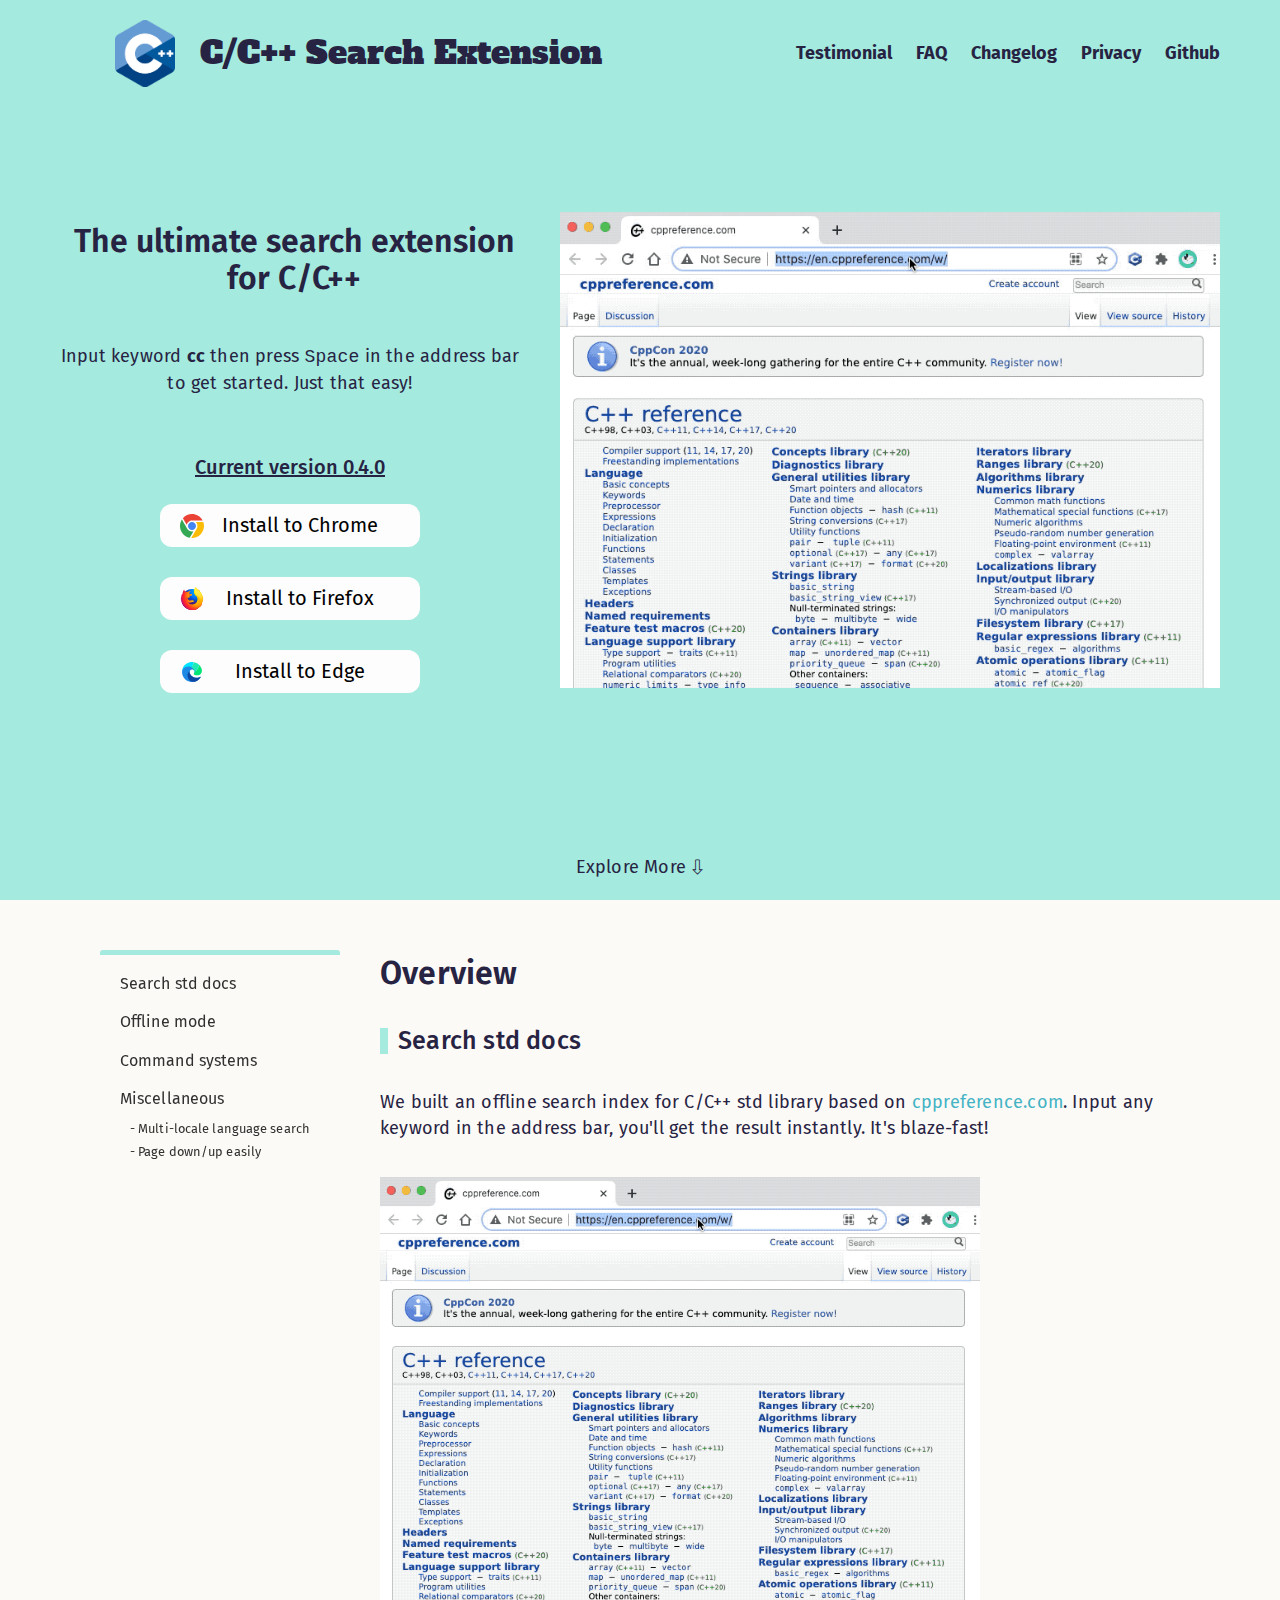
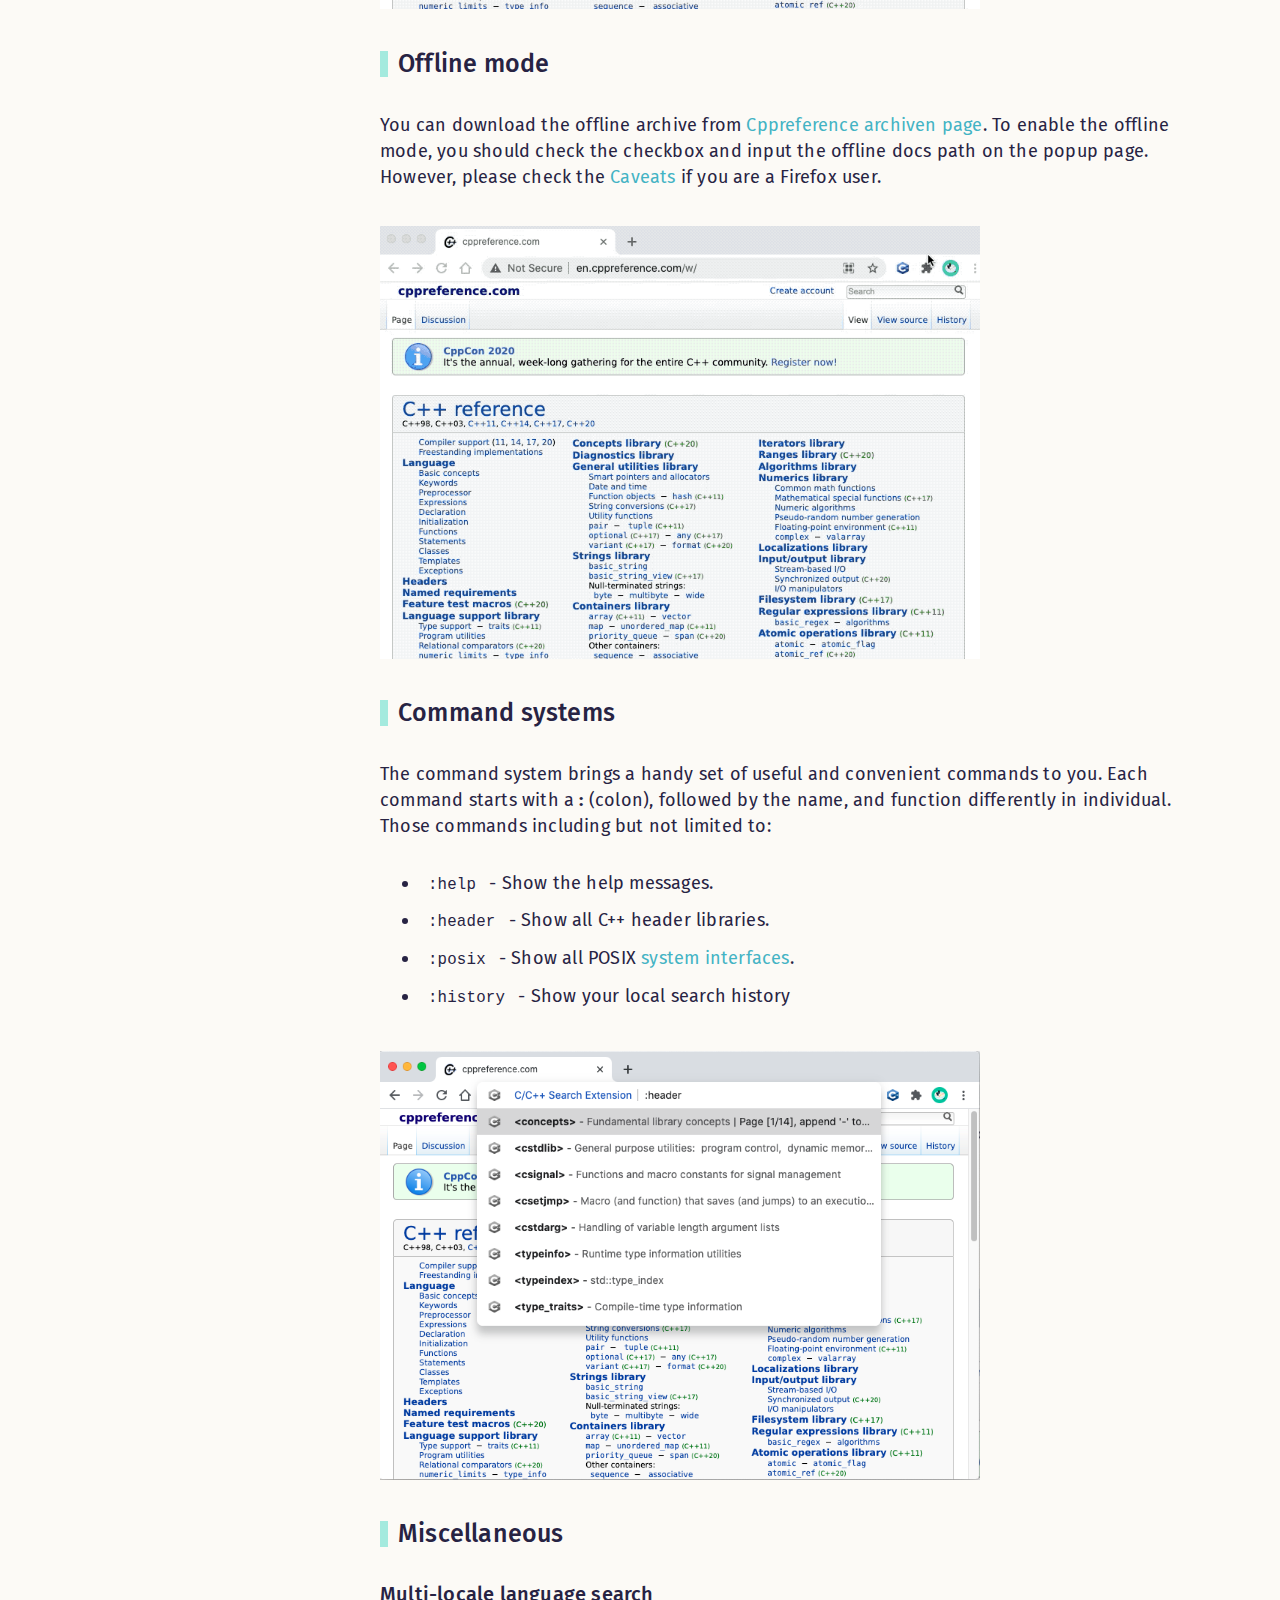
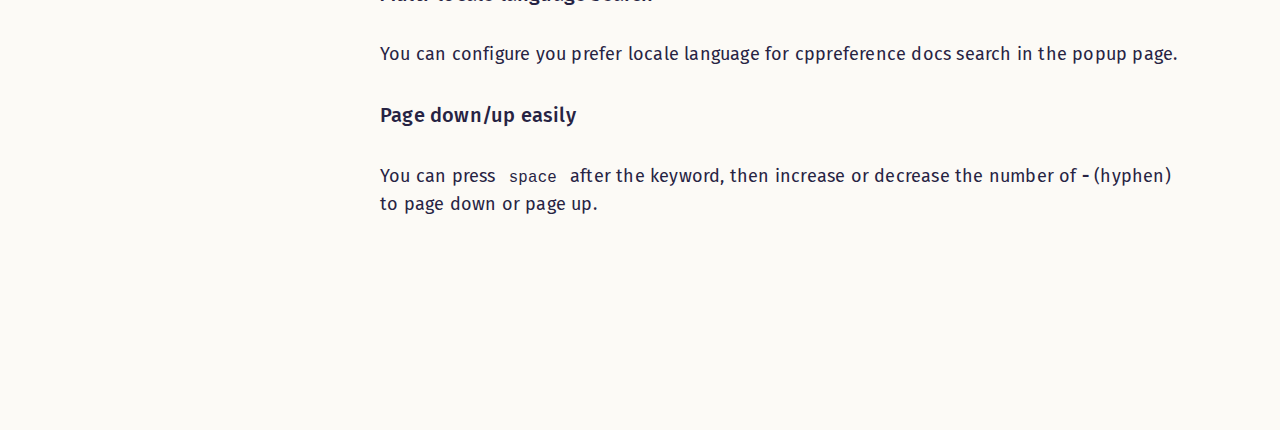
<file: index.html>
<!DOCTYPE html>
<html lang="en">

<head>
    <meta charset="UTF-8">
    <title></title>
    <meta name="viewport" content="width=device-width, initial-scale=1, shrink-to-fit=no">
    
    <link rel="icon" type="image/png" href="/favicon.ico">
    
    <style>
    :root {
        /* Primary theme color */
        /*--primary-color: #f95775;*/
        --primary-color: #a4eade;
        /* Primary theme text color */
        --primary-text-color: #272343;
        /* Primary theme link color */
        --primary-link-color: #43b3c4;
        /* Secondary color: the background body color */
        --secondary-color: #fcfaf6;
        --secondary-text-color: #303030;
        --toc-highlight-text-color: #1dcbc3;

        /* Font used for headers (h1 & h2) */
        --header-font-family: "Fira Sans", sans-serif;
        /* Font used for text */
        --text-font-family: "Fira Sans", sans-serif;
    }
</style>
    
    <link href="https://fonts.googleapis.com/css?family=Alfa+Slab+One&display=swap" rel="stylesheet">
    <link href="https://fonts.googleapis.com/css?family=Fira+Sans:400,500,600&display=swap" rel="stylesheet">
    
    <link rel="stylesheet" href="/normalize.css">
    <link rel="stylesheet" href="/juice.css">
    
<meta name="keywords"
      content="c, c++, c/c++, cpp, cplusplus, cppreference, docs, search extension">
<meta itemprop="name"
      content="C&#x2F;C++ Search Extension: The ultimate search extension for C&#x2F;C++">
<meta itemprop="description"
      content="Input keyword cc then press Space in the address bar to get started. Just that easy!">
<meta itemprop="image" content="https://cpp.extension.sh/banner.png">

<meta property="og:url" content="https://cpp.extension.sh">
<meta property="og:type" content="website">
<meta property="og:title"
      content="C&#x2F;C++ Search Extension: The ultimate search extension for C&#x2F;C++">
<meta property="og:description"
      content="Input keyword cc then press Space in the address bar to get started. Just that easy!">
<meta property="og:image" content="https://cpp.extension.sh/banner.png">

<meta name="twitter:card" content="summary_large_image">
<meta name="twitter:site" content="@_huhuio">
<meta name="twitter:creator" content="@_huhuio">
<meta name="twitter:title"
      content="C&#x2F;C++ Search Extension: The ultimate search extension for C&#x2F;C++">
<meta name="twitter:description"
      content="Input keyword cc then press Space in the address bar to get started. Just that easy!">
<meta name="twitter:image" content="https://cpp.extension.sh/banner.png">
<link rel="stylesheet" href="/index.css">
<link rel="stylesheet" href="/carbon.css">

</head>

<body>
    

    <header class="pos-absolute" style="background-color: transparent">
        

<a href="/">
    <div class="logo">
        <img src="/logo.png" alt="logo">
        C&#x2F;C++ Search Extension
    </div>
</a>

<nav>
    
    
    
    <a class="nav-item subtitle-text" href="/testimonial/">Testimonial</a>
    
    
    
    
    <a class="nav-item subtitle-text" href="/faq/">FAQ</a>
    
    
    
    
    <a class="nav-item subtitle-text" href="/changelog/">Changelog</a>
    
    
    
    
    <a class="nav-item subtitle-text" href="/privacy/">Privacy</a>
    
    
    
        
        <a class="nav-item subtitle-text" href="https://github.com/huhu/cpp-search-extension">Github</a>
        
    
</nav>

    </header>

    <div class="hero">
        
<section style="padding:10px">
    <h1 class="text-center heading-text">
        The ultimate search extension for C/C++
    </h1>
    <h3 class="text" style="text-align: center;">
        Input keyword <b>cc</b> then press
        <code>Space</code> in the address bar
        to get started. Just that easy!
    </h3>
    <div style="margin-top: 50px; display: flex; flex-direction: column; align-items: center">
        <a class="subtitle-text" style="text-decoration: underline; margin: 10px"
           href="https://github.com/huhu/cpp-search-extension/releases">
            Current version 0.4.0
        </a>
        <a class="btn-download chrome"
           href="https://chrome.google.com/webstore/detail/cc++-search-extension/ifpcmhciihicaljnhgobnhoehoabidhd"
           target="_blank">
            Install to Chrome
        </a>
        <a class="btn-download firefox" href="https://addons.mozilla.org/en-US/firefox/addon/c-c-search-extension/"
           target="_blank">
            Install to Firefox
        </a>
        <a class="btn-download edg"
           href="https://microsoftedge.microsoft.com/addons/detail/ffajabficigcddnckikojejmkammkmpe"
           target="_blank">
            Install to Edge
        </a>
    </div>
</section>
<img class="demonstration-gif" src="/cpp-search-extension.gif" alt="cpp-search-extension">
<div class="explore-more text"
     onclick="document.getElementById('features').scrollIntoView({behavior: 'smooth'})">
    Explore More ⇩
</div>
<script>
    function mobilizeDownloadButton() {
        let navigator = window.navigator.userAgent.toLocaleLowerCase();
        if (window.innerWidth < 768) {
            document.querySelectorAll('.btn-download').forEach((element) => {
                element.classList.add('hide');
            });
            let target = ['firefox', 'edg'].find(item => navigator.includes(item)) || 'chrome';
            document.querySelector(`.${target}`).classList.remove('hide');
        } else {
            document.querySelectorAll('.btn-download').forEach((element) => {
                element.classList.remove('hide');
            });
        }
    }
    mobilizeDownloadButton();
    window.onresize = function () { mobilizeDownloadButton() };
</script>

    </div>

    

    <main>
        
        
        
        
        
        <div class="toc">
            <div class="toc-sticky">
                
                <div class="toc-item">
                    <a class="subtext" href="/#search-std-docs">Search std docs</a>
                </div>
                
                
                <div class="toc-item">
                    <a class="subtext" href="/#offline-mode">Offline mode</a>
                </div>
                
                
                <div class="toc-item">
                    <a class="subtext" href="/#command-systems">Command systems</a>
                </div>
                
                
                <div class="toc-item">
                    <a class="subtext" href="/#miscellaneous">Miscellaneous</a>
                </div>
                
                
                <div class="toc-item-child">
                    <a class="subtext" href="/#multi-locale-language-search"><small>- Multi-locale language search</small></a>
                </div>
                
                <div class="toc-item-child">
                    <a class="subtext" href="/#page-down-up-easily"><small>- Page down&#x2F;up easily</small></a>
                </div>
                
                
                
            </div>
        </div>
        
        

        <div class="content text">
            
            <div id="features" class="heading-text">Overview</div>
            <h1 id="search-std-docs">Search std docs</h1>
<p>We built an offline search index for C/C++ std library based on <a href="https://en.cppreference.com/w/">cppreference.com</a>.
Input any keyword in the address bar, you'll get the result instantly. It's blaze-fast!</p>
<p><img src="/cpp-search-extension.gif" alt="GIF" /></p>
<h1 id="offline-mode">Offline mode</h1>
<p>You can download the offline archive from <a href="https://en.cppreference.com/w/Cppreference:Archives">Cppreference archiven page</a>.
To enable the offline mode, you should check the checkbox and input the offline docs path on the popup page.
However, please check the <a href="/faq/#caveats">Caveats</a> if you are a Firefox user.</p>
<p><img src="/offline-mode.gif" alt="GIF" /></p>
<h1 id="command-systems">Command systems</h1>
<p>The command system brings a handy set of useful and convenient commands to you. Each command starts with a <strong>:</strong> (colon), followed by the name, and function differently in individual. Those commands including but not limited to:</p>
<ul>
<li><code>:help</code> - Show the help messages.</li>
<li><code>:header</code> - Show all C++ header libraries.</li>
<li><code>:posix</code> - Show all POSIX <a href="https://pubs.opengroup.org/onlinepubs/9699919799/functions/contents.html">system interfaces</a>.</li>
<li><code>:history</code> - Show your local search history</li>
</ul>
<p><img src="/commands.png" alt="GIF" /></p>
<h1 id="miscellaneous">Miscellaneous</h1>
<h2 id="multi-locale-language-search">Multi-locale language search</h2>
<p>You can configure you prefer locale language for cppreference docs search in the popup page.</p>
<h2 id="page-down-up-easily">Page down/up easily</h2>
<p>You can press <code>space</code> after the keyword, then increase or decrease the number of <strong>-</strong> (hyphen) to page down or page up.</p>

            
        </div>

        
<div class="sidebar">
    <script async type="text/javascript" src="//cdn.carbonads.com/carbon.js?serve=CEBIL27E&placement=extensionsh" id="_carbonads_js"></script>
</div>

    </main>

    
<iframe id="footer" src="https://huhu.io/extension-footer.html"
        style="display:block;width:100%;border:none;"></iframe>
<script>
    window.onmessage = e => {
        e.data.hasOwnProperty("frameHeight") && (document.getElementById("footer").style.height = `${e.data.frameHeight}px`)
    }
</script>

</body>
<script>
    const scrollHandler = entries => {
        // Find the first entry which intersecting and ratio > 0.9 to highlight.
        let entry = entries.find(entry => {
            return entry.isIntersecting && entry.intersectionRatio > 0.9;
        });
        if (!entry) return;

        document.querySelectorAll(".toc a").forEach((item) => {
            item.classList.remove("active");
        });

        // let url = new URL(`#${entry.target.id}`);
        let link = document.querySelector(`.toc a[href$="${decodeURIComponent(`#${entry.target.id}`)}"]`)
        if (link) {
            link.classList.add("active");
            link.scrollIntoView({ behavior: "auto", block: "nearest" });
        }
    };
    // Set -100px root margin to improve highlight experience.
    const observer = new IntersectionObserver(scrollHandler, { threshold: 1 });
    let items = document.querySelectorAll('h1,h2,h3,h4,h5,h6');
    items.forEach(item => observer.observe(item));
</script>

</html>
</file>
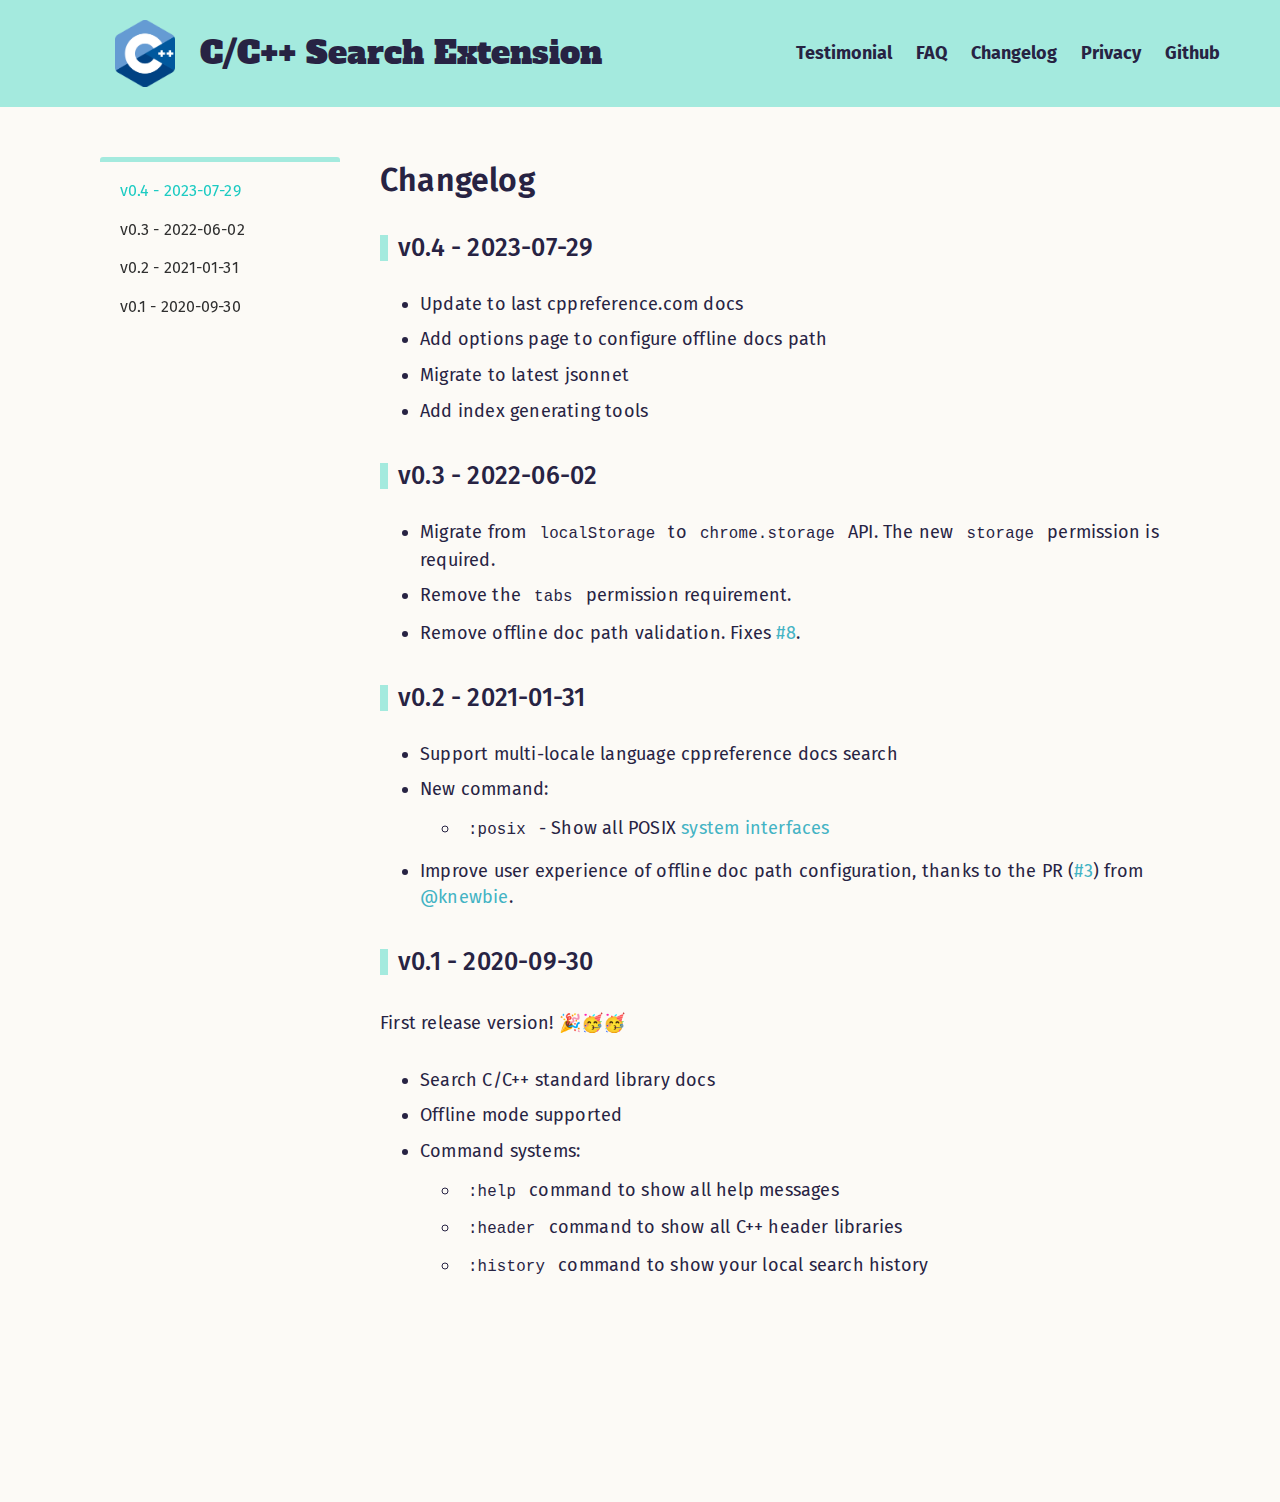
<file: changelog/index.html>
<!DOCTYPE html>
<html lang="en">

<head>
    <meta charset="UTF-8">
    <title>Changelog |  </title>
    <meta name="viewport" content="width=device-width, initial-scale=1, shrink-to-fit=no">
    
    <link rel="icon" type="image/png" href="/favicon.ico">
    
    <style>
    :root {
        /* Primary theme color */
        /*--primary-color: #f95775;*/
        --primary-color: #a4eade;
        /* Primary theme text color */
        --primary-text-color: #272343;
        /* Primary theme link color */
        --primary-link-color: #43b3c4;
        /* Secondary color: the background body color */
        --secondary-color: #fcfaf6;
        --secondary-text-color: #303030;
        --toc-highlight-text-color: #1dcbc3;

        /* Font used for headers (h1 & h2) */
        --header-font-family: "Fira Sans", sans-serif;
        /* Font used for text */
        --text-font-family: "Fira Sans", sans-serif;
    }
</style>
    
    <link href="https://fonts.googleapis.com/css?family=Alfa+Slab+One&display=swap" rel="stylesheet">
    <link href="https://fonts.googleapis.com/css?family=Fira+Sans:400,500,600&display=swap" rel="stylesheet">
    
    <link rel="stylesheet" href="/normalize.css">
    <link rel="stylesheet" href="/juice.css">
    
<meta name="keywords"
      content="c, c++, c/c++, cpp, cplusplus, cppreference, docs, search extension">
<meta itemprop="name"
      content="C&#x2F;C++ Search Extension: The ultimate search extension for C&#x2F;C++">
<meta itemprop="description"
      content="Input keyword cc then press Space in the address bar to get started. Just that easy!">
<meta itemprop="image" content="https://cpp.extension.sh/banner.png">

<meta property="og:url" content="https://cpp.extension.sh">
<meta property="og:type" content="website">
<meta property="og:title"
      content="C&#x2F;C++ Search Extension: The ultimate search extension for C&#x2F;C++">
<meta property="og:description"
      content="Input keyword cc then press Space in the address bar to get started. Just that easy!">
<meta property="og:image" content="https://cpp.extension.sh/banner.png">

<meta name="twitter:card" content="summary_large_image">
<meta name="twitter:site" content="@_huhuio">
<meta name="twitter:creator" content="@_huhuio">
<meta name="twitter:title"
      content="C&#x2F;C++ Search Extension: The ultimate search extension for C&#x2F;C++">
<meta name="twitter:description"
      content="Input keyword cc then press Space in the address bar to get started. Just that easy!">
<meta name="twitter:image" content="https://cpp.extension.sh/banner.png">
<link rel="stylesheet" href="/index.css">
<link rel="stylesheet" href="/carbon.css">

</head>

<body>
    
<header class="box-shadow">
    

<a href="/">
    <div class="logo">
        <img src="/logo.png" alt="logo">
        C&#x2F;C++ Search Extension
    </div>
</a>

<nav>
    
    
    
    <a class="nav-item subtitle-text" href="/testimonial/">Testimonial</a>
    
    
    
    
    <a class="nav-item subtitle-text" href="/faq/">FAQ</a>
    
    
    
    
    <a class="nav-item subtitle-text" href="/changelog/">Changelog</a>
    
    
    
    
    <a class="nav-item subtitle-text" href="/privacy/">Privacy</a>
    
    
    
        
        <a class="nav-item subtitle-text" href="https://github.com/huhu/cpp-search-extension">Github</a>
        
    
</nav>

</header>


    <main>
        
        
        
        
        
        <div class="toc">
            <div class="toc-sticky">
                
                <div class="toc-item">
                    <a class="subtext" href="/changelog/#v0-4-2023-07-29">v0.4 - 2023-07-29</a>
                </div>
                
                
                <div class="toc-item">
                    <a class="subtext" href="/changelog/#v0-3-2022-06-02">v0.3 - 2022-06-02</a>
                </div>
                
                
                <div class="toc-item">
                    <a class="subtext" href="/changelog/#v0-2-2021-01-31">v0.2 - 2021-01-31</a>
                </div>
                
                
                <div class="toc-item">
                    <a class="subtext" href="/changelog/#v0-1-2020-09-30">v0.1 - 2020-09-30</a>
                </div>
                
                
            </div>
        </div>
        
        

        <div class="content text">
            
<div class="heading-text">Changelog</div>
<h1 id="v0-4-2023-07-29">v0.4 - 2023-07-29</h1>
<ul>
<li>Update to last cppreference.com docs</li>
<li>Add options page to configure offline docs path</li>
<li>Migrate to latest jsonnet</li>
<li>Add index generating tools</li>
</ul>
<h1 id="v0-3-2022-06-02">v0.3 - 2022-06-02</h1>
<ul>
<li>Migrate from <code>localStorage</code> to <code>chrome.storage</code> API. The new <code>storage</code> permission is required.</li>
<li>Remove the <code>tabs</code> permission requirement.</li>
<li>Remove offline doc path validation. Fixes <a href="https:&#x2F;&#x2F;github.com&#x2F;huhu&#x2F;cpp-search-extension/issues/8">#8</a>.</li>
</ul>
<h1 id="v0-2-2021-01-31">v0.2 - 2021-01-31</h1>
<ul>
<li>Support multi-locale language cppreference docs search</li>
<li>New command:
<ul>
<li><code>:posix</code> - Show all POSIX <a href="https://pubs.opengroup.org/onlinepubs/9699919799/functions/contents.html">system interfaces</a></li>
</ul>
</li>
<li>Improve user experience of offline doc path configuration, thanks to the PR (<a href="https://github.com/huhu/cpp-search-extension/pull/3">#3</a>) from <a href="https://github.com/knewbie">@knewbie</a>.</li>
</ul>
<h1 id="v0-1-2020-09-30">v0.1 - 2020-09-30</h1>
<p>First release version! 🎉🥳🥳</p>
<ul>
<li>Search C/C++ standard library docs</li>
<li>Offline mode supported</li>
<li>Command systems:
<ul>
<li><code>:help</code> command to show all help messages</li>
<li><code>:header</code> command to show all C++ header libraries</li>
<li><code>:history</code> command to show your local search history</li>
</ul>
</li>
</ul>


        </div>

        
<div class="sidebar">
    <script async type="text/javascript" src="//cdn.carbonads.com/carbon.js?serve=CEBIL27E&placement=extensionsh" id="_carbonads_js"></script>
</div>

    </main>

    
<iframe id="footer" src="https://huhu.io/extension-footer.html"
        style="display:block;width:100%;border:none;"></iframe>
<script>
    window.onmessage = e => {
        e.data.hasOwnProperty("frameHeight") && (document.getElementById("footer").style.height = `${e.data.frameHeight}px`)
    }
</script>

</body>
<script>
    const scrollHandler = entries => {
        // Find the first entry which intersecting and ratio > 0.9 to highlight.
        let entry = entries.find(entry => {
            return entry.isIntersecting && entry.intersectionRatio > 0.9;
        });
        if (!entry) return;

        document.querySelectorAll(".toc a").forEach((item) => {
            item.classList.remove("active");
        });

        // let url = new URL(`#${entry.target.id}`);
        let link = document.querySelector(`.toc a[href$="${decodeURIComponent(`#${entry.target.id}`)}"]`)
        if (link) {
            link.classList.add("active");
            link.scrollIntoView({ behavior: "auto", block: "nearest" });
        }
    };
    // Set -100px root margin to improve highlight experience.
    const observer = new IntersectionObserver(scrollHandler, { threshold: 1 });
    let items = document.querySelectorAll('h1,h2,h3,h4,h5,h6');
    items.forEach(item => observer.observe(item));
</script>

</html>
</file>
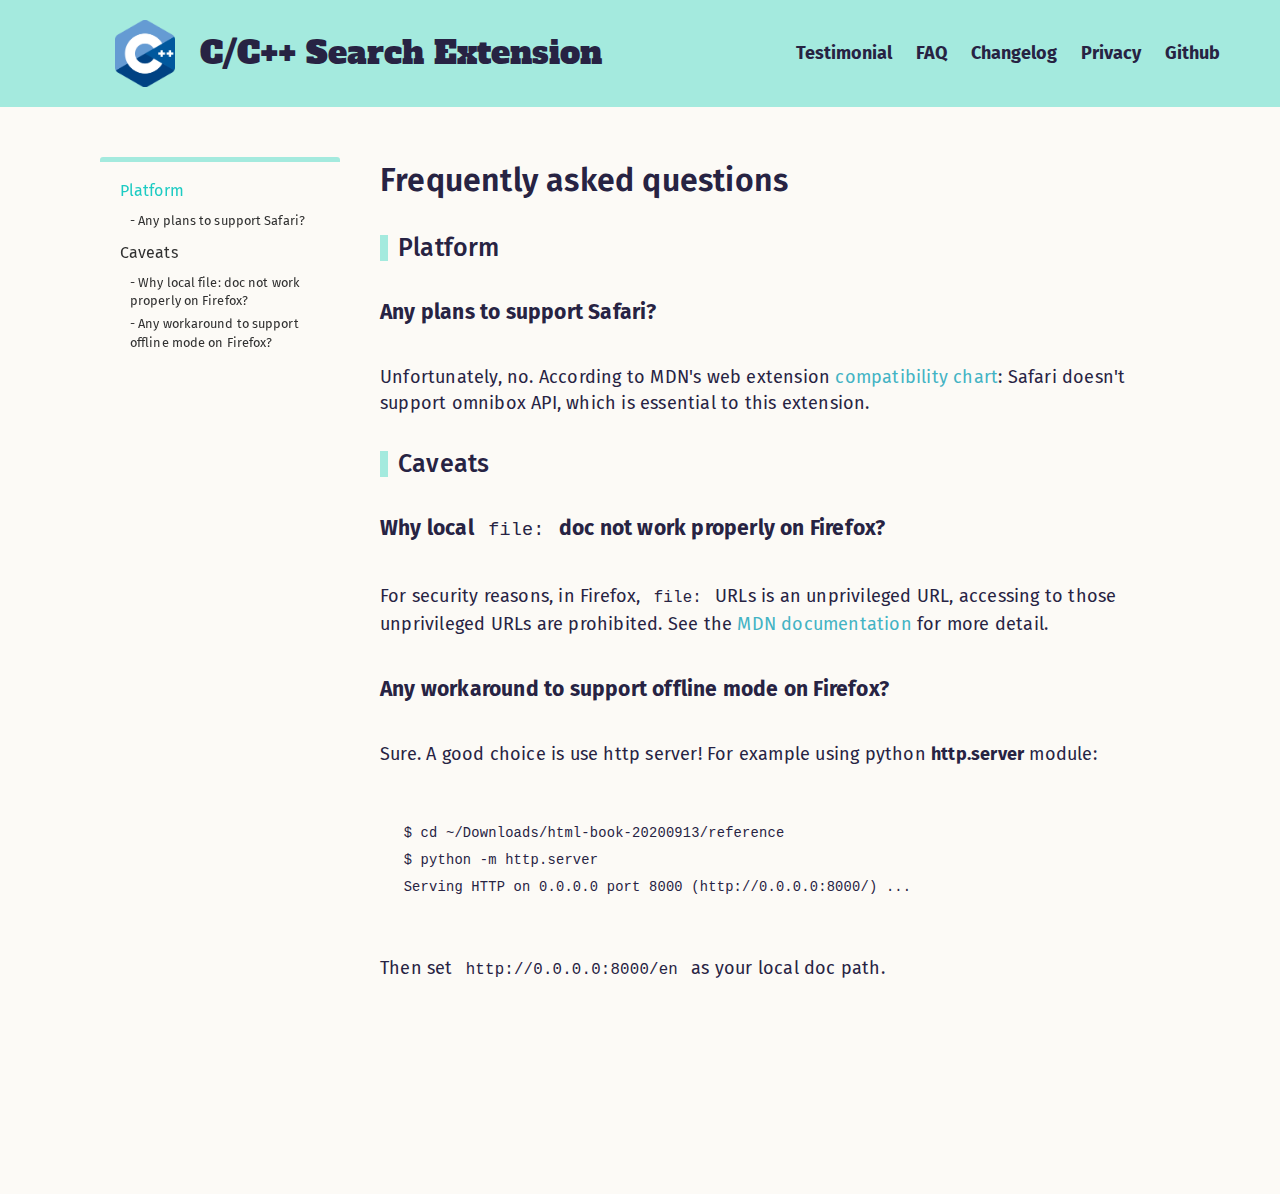
<file: faq/index.html>
<!DOCTYPE html>
<html lang="en">

<head>
    <meta charset="UTF-8">
    <title>FAQ |  </title>
    <meta name="viewport" content="width=device-width, initial-scale=1, shrink-to-fit=no">
    
    <link rel="icon" type="image/png" href="/favicon.ico">
    
    <style>
    :root {
        /* Primary theme color */
        /*--primary-color: #f95775;*/
        --primary-color: #a4eade;
        /* Primary theme text color */
        --primary-text-color: #272343;
        /* Primary theme link color */
        --primary-link-color: #43b3c4;
        /* Secondary color: the background body color */
        --secondary-color: #fcfaf6;
        --secondary-text-color: #303030;
        --toc-highlight-text-color: #1dcbc3;

        /* Font used for headers (h1 & h2) */
        --header-font-family: "Fira Sans", sans-serif;
        /* Font used for text */
        --text-font-family: "Fira Sans", sans-serif;
    }
</style>
    
    <link href="https://fonts.googleapis.com/css?family=Alfa+Slab+One&display=swap" rel="stylesheet">
    <link href="https://fonts.googleapis.com/css?family=Fira+Sans:400,500,600&display=swap" rel="stylesheet">
    
    <link rel="stylesheet" href="/normalize.css">
    <link rel="stylesheet" href="/juice.css">
    
<meta name="keywords"
      content="c, c++, c/c++, cpp, cplusplus, cppreference, docs, search extension">
<meta itemprop="name"
      content="C&#x2F;C++ Search Extension: The ultimate search extension for C&#x2F;C++">
<meta itemprop="description"
      content="Input keyword cc then press Space in the address bar to get started. Just that easy!">
<meta itemprop="image" content="https://cpp.extension.sh/banner.png">

<meta property="og:url" content="https://cpp.extension.sh">
<meta property="og:type" content="website">
<meta property="og:title"
      content="C&#x2F;C++ Search Extension: The ultimate search extension for C&#x2F;C++">
<meta property="og:description"
      content="Input keyword cc then press Space in the address bar to get started. Just that easy!">
<meta property="og:image" content="https://cpp.extension.sh/banner.png">

<meta name="twitter:card" content="summary_large_image">
<meta name="twitter:site" content="@_huhuio">
<meta name="twitter:creator" content="@_huhuio">
<meta name="twitter:title"
      content="C&#x2F;C++ Search Extension: The ultimate search extension for C&#x2F;C++">
<meta name="twitter:description"
      content="Input keyword cc then press Space in the address bar to get started. Just that easy!">
<meta name="twitter:image" content="https://cpp.extension.sh/banner.png">
<link rel="stylesheet" href="/index.css">
<link rel="stylesheet" href="/carbon.css">

</head>

<body>
    
<header class="box-shadow">
    

<a href="/">
    <div class="logo">
        <img src="/logo.png" alt="logo">
        C&#x2F;C++ Search Extension
    </div>
</a>

<nav>
    
    
    
    <a class="nav-item subtitle-text" href="/testimonial/">Testimonial</a>
    
    
    
    
    <a class="nav-item subtitle-text" href="/faq/">FAQ</a>
    
    
    
    
    <a class="nav-item subtitle-text" href="/changelog/">Changelog</a>
    
    
    
    
    <a class="nav-item subtitle-text" href="/privacy/">Privacy</a>
    
    
    
        
        <a class="nav-item subtitle-text" href="https://github.com/huhu/cpp-search-extension">Github</a>
        
    
</nav>

</header>


    <main>
        
        
        
        
        
        <div class="toc">
            <div class="toc-sticky">
                
                <div class="toc-item">
                    <a class="subtext" href="/faq/#platform">Platform</a>
                </div>
                
                
                <div class="toc-item-child">
                    <a class="subtext" href="/faq/#any-plans-to-support-safari"><small>- Any plans to support Safari?</small></a>
                </div>
                
                
                
                <div class="toc-item">
                    <a class="subtext" href="/faq/#caveats">Caveats</a>
                </div>
                
                
                <div class="toc-item-child">
                    <a class="subtext" href="/faq/#why-local-file-doc-not-work-properly-on-firefox"><small>- Why local file: doc not work properly on Firefox?</small></a>
                </div>
                
                <div class="toc-item-child">
                    <a class="subtext" href="/faq/#any-workaround-to-support-offline-mode-on-firefox"><small>- Any workaround to support offline mode on Firefox?</small></a>
                </div>
                
                
                
            </div>
        </div>
        
        

        <div class="content text">
            
<div class="heading-text">Frequently asked questions</div>
<h1 id="platform">Platform</h1>
<h3 id="any-plans-to-support-safari">Any plans to support Safari?</h3>
<p>Unfortunately, no. According to MDN's web extension <a href="https://developer.mozilla.org/en-US/docs/Mozilla/Add-ons/WebExtensions/Browser_support_for_JavaScript_APIs#omnibox">compatibility chart</a>:
Safari doesn't support omnibox API, which is essential to this extension.</p>
<h1 id="caveats">Caveats</h1>
<h3 id="why-local-file-doc-not-work-properly-on-firefox">Why local <code>file:</code> doc not work properly on Firefox?</h3>
<p>For security reasons, in Firefox, <code>file:</code> URLs is an unprivileged URL, accessing to those unprivileged URLs are prohibited. 
See the <a href="https://developer.mozilla.org/en-US/docs/Mozilla/Add-ons/WebExtensions/API/tabs/create">MDN documentation</a> for more detail.</p>
<h3 id="any-workaround-to-support-offline-mode-on-firefox">Any workaround to support offline mode on Firefox?</h3>
<p>Sure. A good choice is use http server! For example using python <strong>http.server</strong> module:</p>
<pre data-lang="sh" class="language-sh "><code class="language-sh" data-lang="sh">$ cd ~&#x2F;Downloads&#x2F;html-book-20200913&#x2F;reference
$ python -m http.server
Serving HTTP on 0.0.0.0 port 8000 (http:&#x2F;&#x2F;0.0.0.0:8000&#x2F;) ...
</code></pre>
<p>Then set <code>http://0.0.0.0:8000/en</code> as your local doc path.</p>


        </div>

        
<div class="sidebar">
    <script async type="text/javascript" src="//cdn.carbonads.com/carbon.js?serve=CEBIL27E&placement=extensionsh" id="_carbonads_js"></script>
</div>

    </main>

    
<iframe id="footer" src="https://huhu.io/extension-footer.html"
        style="display:block;width:100%;border:none;"></iframe>
<script>
    window.onmessage = e => {
        e.data.hasOwnProperty("frameHeight") && (document.getElementById("footer").style.height = `${e.data.frameHeight}px`)
    }
</script>

</body>
<script>
    const scrollHandler = entries => {
        // Find the first entry which intersecting and ratio > 0.9 to highlight.
        let entry = entries.find(entry => {
            return entry.isIntersecting && entry.intersectionRatio > 0.9;
        });
        if (!entry) return;

        document.querySelectorAll(".toc a").forEach((item) => {
            item.classList.remove("active");
        });

        // let url = new URL(`#${entry.target.id}`);
        let link = document.querySelector(`.toc a[href$="${decodeURIComponent(`#${entry.target.id}`)}"]`)
        if (link) {
            link.classList.add("active");
            link.scrollIntoView({ behavior: "auto", block: "nearest" });
        }
    };
    // Set -100px root margin to improve highlight experience.
    const observer = new IntersectionObserver(scrollHandler, { threshold: 1 });
    let items = document.querySelectorAll('h1,h2,h3,h4,h5,h6');
    items.forEach(item => observer.observe(item));
</script>

</html>
</file>
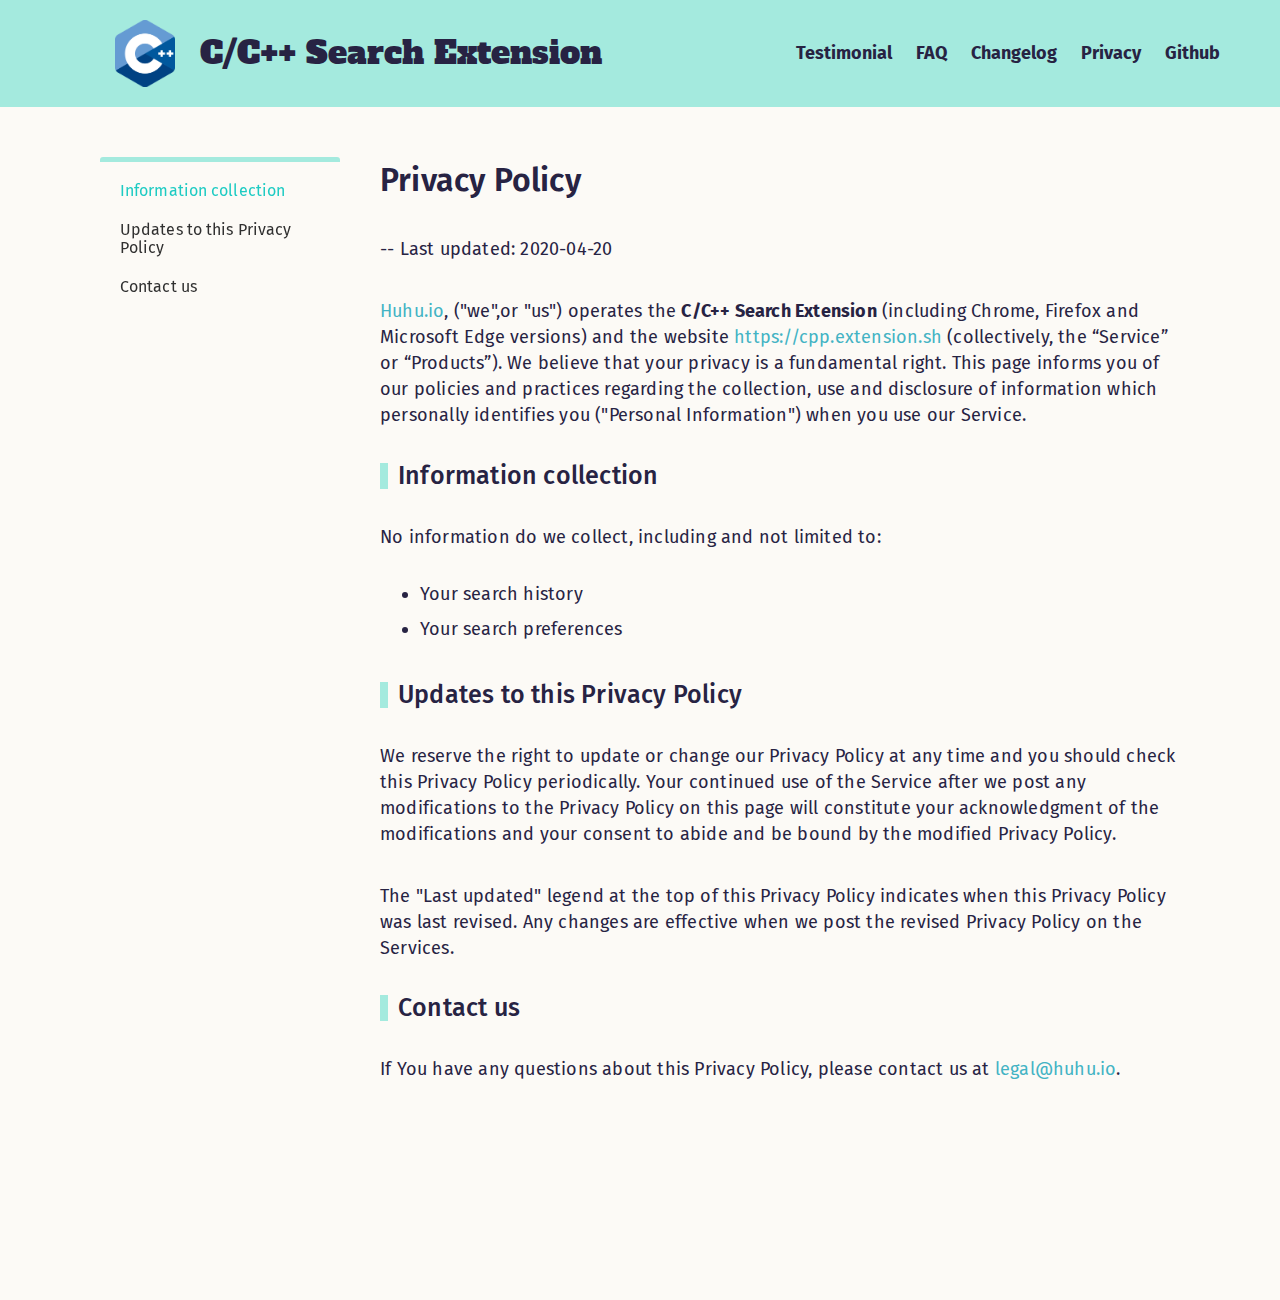
<file: privacy/index.html>
<!DOCTYPE html>
<html lang="en">

<head>
    <meta charset="UTF-8">
    <title>Privacy |  </title>
    <meta name="viewport" content="width=device-width, initial-scale=1, shrink-to-fit=no">
    
    <link rel="icon" type="image/png" href="/favicon.ico">
    
    <style>
    :root {
        /* Primary theme color */
        /*--primary-color: #f95775;*/
        --primary-color: #a4eade;
        /* Primary theme text color */
        --primary-text-color: #272343;
        /* Primary theme link color */
        --primary-link-color: #43b3c4;
        /* Secondary color: the background body color */
        --secondary-color: #fcfaf6;
        --secondary-text-color: #303030;
        --toc-highlight-text-color: #1dcbc3;

        /* Font used for headers (h1 & h2) */
        --header-font-family: "Fira Sans", sans-serif;
        /* Font used for text */
        --text-font-family: "Fira Sans", sans-serif;
    }
</style>
    
    <link href="https://fonts.googleapis.com/css?family=Alfa+Slab+One&display=swap" rel="stylesheet">
    <link href="https://fonts.googleapis.com/css?family=Fira+Sans:400,500,600&display=swap" rel="stylesheet">
    
    <link rel="stylesheet" href="/normalize.css">
    <link rel="stylesheet" href="/juice.css">
    
<meta name="keywords"
      content="c, c++, c/c++, cpp, cplusplus, cppreference, docs, search extension">
<meta itemprop="name"
      content="C&#x2F;C++ Search Extension: The ultimate search extension for C&#x2F;C++">
<meta itemprop="description"
      content="Input keyword cc then press Space in the address bar to get started. Just that easy!">
<meta itemprop="image" content="https://cpp.extension.sh/banner.png">

<meta property="og:url" content="https://cpp.extension.sh">
<meta property="og:type" content="website">
<meta property="og:title"
      content="C&#x2F;C++ Search Extension: The ultimate search extension for C&#x2F;C++">
<meta property="og:description"
      content="Input keyword cc then press Space in the address bar to get started. Just that easy!">
<meta property="og:image" content="https://cpp.extension.sh/banner.png">

<meta name="twitter:card" content="summary_large_image">
<meta name="twitter:site" content="@_huhuio">
<meta name="twitter:creator" content="@_huhuio">
<meta name="twitter:title"
      content="C&#x2F;C++ Search Extension: The ultimate search extension for C&#x2F;C++">
<meta name="twitter:description"
      content="Input keyword cc then press Space in the address bar to get started. Just that easy!">
<meta name="twitter:image" content="https://cpp.extension.sh/banner.png">
<link rel="stylesheet" href="/index.css">
<link rel="stylesheet" href="/carbon.css">

</head>

<body>
    
<header class="box-shadow">
    

<a href="/">
    <div class="logo">
        <img src="/logo.png" alt="logo">
        C&#x2F;C++ Search Extension
    </div>
</a>

<nav>
    
    
    
    <a class="nav-item subtitle-text" href="/testimonial/">Testimonial</a>
    
    
    
    
    <a class="nav-item subtitle-text" href="/faq/">FAQ</a>
    
    
    
    
    <a class="nav-item subtitle-text" href="/changelog/">Changelog</a>
    
    
    
    
    <a class="nav-item subtitle-text" href="/privacy/">Privacy</a>
    
    
    
        
        <a class="nav-item subtitle-text" href="https://github.com/huhu/cpp-search-extension">Github</a>
        
    
</nav>

</header>


    <main>
        
        
        
        
        
        <div class="toc">
            <div class="toc-sticky">
                
                <div class="toc-item">
                    <a class="subtext" href="/privacy/#information-collection">Information collection</a>
                </div>
                
                
                <div class="toc-item">
                    <a class="subtext" href="/privacy/#updates-to-this-privacy-policy">Updates to this Privacy Policy</a>
                </div>
                
                
                <div class="toc-item">
                    <a class="subtext" href="/privacy/#contact-us">Contact us</a>
                </div>
                
                
            </div>
        </div>
        
        

        <div class="content text">
            
<div class="heading-text">Privacy Policy</div>
<p>-- Last updated: 2020-04-20</p>
<p><a href="https://huhu.io">Huhu.io</a>, (&quot;we&quot;,or &quot;us&quot;) operates the <strong>C/C++ Search Extension</strong> (including Chrome, Firefox and Microsoft Edge versions) and the website <a href="/">https://cpp.extension.sh</a> (collectively, the “Service” or “Products”). 
We believe that your privacy is a fundamental right. This page informs you of our policies and practices regarding the collection, use and disclosure of information which personally identifies you (&quot;Personal Information&quot;) when you use our Service.</p>
<h1 id="information-collection">Information collection</h1>
<p>No information do we collect, including and not limited to:</p>
<ul>
<li>Your search history</li>
<li>Your search preferences</li>
</ul>
<h1 id="updates-to-this-privacy-policy">Updates to this Privacy Policy</h1>
<p>We reserve the right to update or change our Privacy Policy at any time and you should check this Privacy Policy periodically. Your continued use of the Service after we post any modifications to the Privacy Policy on this page will constitute your acknowledgment of the modifications and your consent to abide and be bound by the modified Privacy Policy.</p>
<p>The &quot;Last updated&quot; legend at the top of this Privacy Policy indicates when this Privacy Policy was last revised. Any changes are effective when we post the revised Privacy Policy on the Services.</p>
<h1 id="contact-us">Contact us</h1>
<p>If You have any questions about this Privacy Policy, please contact us at <a href="mailto:legal@huhu.io">legal@huhu.io</a>.</p>


        </div>

        
<div class="sidebar">
    <script async type="text/javascript" src="//cdn.carbonads.com/carbon.js?serve=CEBIL27E&placement=extensionsh" id="_carbonads_js"></script>
</div>

    </main>

    
<iframe id="footer" src="https://huhu.io/extension-footer.html"
        style="display:block;width:100%;border:none;"></iframe>
<script>
    window.onmessage = e => {
        e.data.hasOwnProperty("frameHeight") && (document.getElementById("footer").style.height = `${e.data.frameHeight}px`)
    }
</script>

</body>
<script>
    const scrollHandler = entries => {
        // Find the first entry which intersecting and ratio > 0.9 to highlight.
        let entry = entries.find(entry => {
            return entry.isIntersecting && entry.intersectionRatio > 0.9;
        });
        if (!entry) return;

        document.querySelectorAll(".toc a").forEach((item) => {
            item.classList.remove("active");
        });

        // let url = new URL(`#${entry.target.id}`);
        let link = document.querySelector(`.toc a[href$="${decodeURIComponent(`#${entry.target.id}`)}"]`)
        if (link) {
            link.classList.add("active");
            link.scrollIntoView({ behavior: "auto", block: "nearest" });
        }
    };
    // Set -100px root margin to improve highlight experience.
    const observer = new IntersectionObserver(scrollHandler, { threshold: 1 });
    let items = document.querySelectorAll('h1,h2,h3,h4,h5,h6');
    items.forEach(item => observer.observe(item));
</script>

</html>
</file>
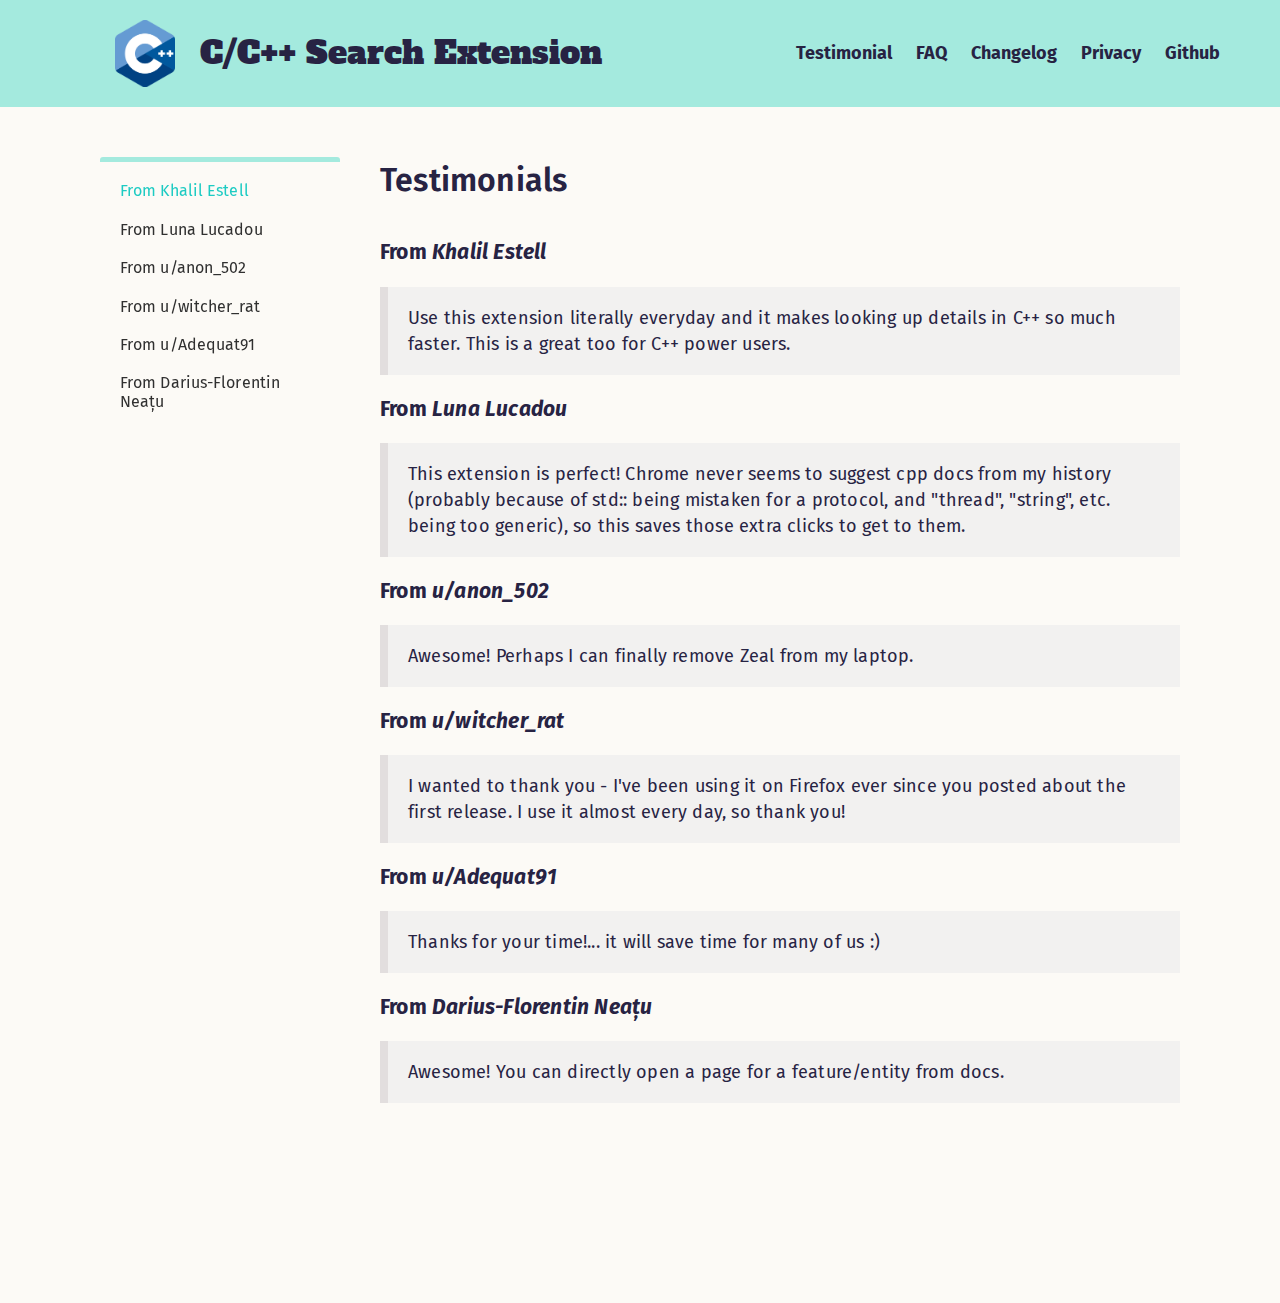
<file: testimonial/index.html>
<!DOCTYPE html>
<html lang="en">

<head>
    <meta charset="UTF-8">
    <title>Testimonial |  </title>
    <meta name="viewport" content="width=device-width, initial-scale=1, shrink-to-fit=no">
    
    <link rel="icon" type="image/png" href="/favicon.ico">
    
    <style>
    :root {
        /* Primary theme color */
        /*--primary-color: #f95775;*/
        --primary-color: #a4eade;
        /* Primary theme text color */
        --primary-text-color: #272343;
        /* Primary theme link color */
        --primary-link-color: #43b3c4;
        /* Secondary color: the background body color */
        --secondary-color: #fcfaf6;
        --secondary-text-color: #303030;
        --toc-highlight-text-color: #1dcbc3;

        /* Font used for headers (h1 & h2) */
        --header-font-family: "Fira Sans", sans-serif;
        /* Font used for text */
        --text-font-family: "Fira Sans", sans-serif;
    }
</style>
    
    <link href="https://fonts.googleapis.com/css?family=Alfa+Slab+One&display=swap" rel="stylesheet">
    <link href="https://fonts.googleapis.com/css?family=Fira+Sans:400,500,600&display=swap" rel="stylesheet">
    
    <link rel="stylesheet" href="/normalize.css">
    <link rel="stylesheet" href="/juice.css">
    
<meta name="keywords"
      content="c, c++, c/c++, cpp, cplusplus, cppreference, docs, search extension">
<meta itemprop="name"
      content="C&#x2F;C++ Search Extension: The ultimate search extension for C&#x2F;C++">
<meta itemprop="description"
      content="Input keyword cc then press Space in the address bar to get started. Just that easy!">
<meta itemprop="image" content="https://cpp.extension.sh/banner.png">

<meta property="og:url" content="https://cpp.extension.sh">
<meta property="og:type" content="website">
<meta property="og:title"
      content="C&#x2F;C++ Search Extension: The ultimate search extension for C&#x2F;C++">
<meta property="og:description"
      content="Input keyword cc then press Space in the address bar to get started. Just that easy!">
<meta property="og:image" content="https://cpp.extension.sh/banner.png">

<meta name="twitter:card" content="summary_large_image">
<meta name="twitter:site" content="@_huhuio">
<meta name="twitter:creator" content="@_huhuio">
<meta name="twitter:title"
      content="C&#x2F;C++ Search Extension: The ultimate search extension for C&#x2F;C++">
<meta name="twitter:description"
      content="Input keyword cc then press Space in the address bar to get started. Just that easy!">
<meta name="twitter:image" content="https://cpp.extension.sh/banner.png">
<link rel="stylesheet" href="/index.css">
<link rel="stylesheet" href="/carbon.css">

</head>

<body>
    
<header class="box-shadow">
    

<a href="/">
    <div class="logo">
        <img src="/logo.png" alt="logo">
        C&#x2F;C++ Search Extension
    </div>
</a>

<nav>
    
    
    
    <a class="nav-item subtitle-text" href="/testimonial/">Testimonial</a>
    
    
    
    
    <a class="nav-item subtitle-text" href="/faq/">FAQ</a>
    
    
    
    
    <a class="nav-item subtitle-text" href="/changelog/">Changelog</a>
    
    
    
    
    <a class="nav-item subtitle-text" href="/privacy/">Privacy</a>
    
    
    
        
        <a class="nav-item subtitle-text" href="https://github.com/huhu/cpp-search-extension">Github</a>
        
    
</nav>

</header>


    <main>
        
        
        
        
        
        <div class="toc">
            <div class="toc-sticky">
                
                <div class="toc-item">
                    <a class="subtext" href="/testimonial/#from-khalil-estell">From Khalil Estell</a>
                </div>
                
                
                <div class="toc-item">
                    <a class="subtext" href="/testimonial/#from-luna-lucadou">From Luna Lucadou</a>
                </div>
                
                
                <div class="toc-item">
                    <a class="subtext" href="/testimonial/#from-u-anon-502">From u&#x2F;anon_502</a>
                </div>
                
                
                <div class="toc-item">
                    <a class="subtext" href="/testimonial/#from-u-witcher-rat">From u&#x2F;witcher_rat</a>
                </div>
                
                
                <div class="toc-item">
                    <a class="subtext" href="/testimonial/#from-u-adequat91">From u&#x2F;Adequat91</a>
                </div>
                
                
                <div class="toc-item">
                    <a class="subtext" href="/testimonial/#from-darius-florentin-neatu">From Darius-Florentin Neațu</a>
                </div>
                
                
            </div>
        </div>
        
        

        <div class="content text">
            
<div class="heading-text">Testimonials</div>
<h3 id="from-khalil-estell">From <em>Khalil Estell</em></h3>
<blockquote>
<p>Use this extension literally everyday and it makes looking up details in C++ so much faster. This is a great too for C++ power users.</p>
</blockquote>
<h3 id="from-luna-lucadou">From <em>Luna Lucadou</em></h3>
<blockquote>
<p>This extension is perfect! Chrome never seems to suggest cpp docs from my history (probably because of std:: being mistaken for a protocol, and &quot;thread&quot;, &quot;string&quot;, etc. being too generic), so this saves those extra clicks to get to them.</p>
</blockquote>
<h3 id="from-u-anon-502">From <em>u/anon_502</em></h3>
<blockquote>
<p>Awesome! Perhaps I can finally remove Zeal from my laptop.</p>
</blockquote>
<h3 id="from-u-witcher-rat">From <em>u/witcher_rat</em></h3>
<blockquote>
<p>I wanted to thank you - I've been using it on Firefox ever since 
you posted about the first release. I use it almost every day, so thank you!</p>
</blockquote>
<h3 id="from-u-adequat91">From <em>u/Adequat91</em></h3>
<blockquote>
<p>Thanks for your time!... it will save time for many of us :)</p>
</blockquote>
<h3 id="from-darius-florentin-neatu">From <em>Darius-Florentin Neațu</em></h3>
<blockquote>
<p>Awesome! You can directly open a page for a feature/entity from docs.</p>
</blockquote>


        </div>

        
<div class="sidebar">
    <script async type="text/javascript" src="//cdn.carbonads.com/carbon.js?serve=CEBIL27E&placement=extensionsh" id="_carbonads_js"></script>
</div>

    </main>

    
<iframe id="footer" src="https://huhu.io/extension-footer.html"
        style="display:block;width:100%;border:none;"></iframe>
<script>
    window.onmessage = e => {
        e.data.hasOwnProperty("frameHeight") && (document.getElementById("footer").style.height = `${e.data.frameHeight}px`)
    }
</script>

</body>
<script>
    const scrollHandler = entries => {
        // Find the first entry which intersecting and ratio > 0.9 to highlight.
        let entry = entries.find(entry => {
            return entry.isIntersecting && entry.intersectionRatio > 0.9;
        });
        if (!entry) return;

        document.querySelectorAll(".toc a").forEach((item) => {
            item.classList.remove("active");
        });

        // let url = new URL(`#${entry.target.id}`);
        let link = document.querySelector(`.toc a[href$="${decodeURIComponent(`#${entry.target.id}`)}"]`)
        if (link) {
            link.classList.add("active");
            link.scrollIntoView({ behavior: "auto", block: "nearest" });
        }
    };
    // Set -100px root margin to improve highlight experience.
    const observer = new IntersectionObserver(scrollHandler, { threshold: 1 });
    let items = document.querySelectorAll('h1,h2,h3,h4,h5,h6');
    items.forEach(item => observer.observe(item));
</script>

</html>
</file>
<file: juice.css>
.text-center{text-align:center}.pos-absolute{right:0;left:0;position:absolute}.box-shadow{box-shadow:0 2px 10px 2px var(--shadow-color)}.heading-text{font-family:var(--header-font-family);font-size:32px;font-weight:600;padding:10px 0 25px 0;color:var(--primary-text-color)}h1,.title-text{font-family:var(--header-font-family);font-size:25px;font-weight:500;color:var(--primary-text-color);border-left:var(--primary-color) 8px solid;padding-left:10px}h2,.subtitle-text{font-family:var(--header-font-family);font-size:20px;font-weight:500;color:var(--primary-text-color)}.text{font-family:var(--text-font-family);font-size:18px;font-weight:400;line-height:26px;letter-spacing:.2px;color:var(--primary-text-color)}.subtext{font-family:var(--text-font-family);font-size:16px;font-weight:400;letter-spacing:.1px}.content{padding:0 40px;display:flex;flex-direction:column;overflow-x:auto}.content pre{overflow-x:auto;padding:1.25em 1.5em;white-space:pre;word-wrap:normal;background-color:var(--code-background-color);color:var(--code-color);font-size:.875em;font-family:monospace}.content code{background-color:var(--code-background-color);color:var(--code-color);font-size:.875em;font-weight:normal;padding:.25em .5em;font-family:monospace}.content pre code{padding:0}.content a{color:var(--primary-link-color)}.content a:hover{text-decoration:underline}.content blockquote{border-left:#e2dede 8px solid;margin:0;background-color:#f2f1f0;padding:0 20px}body{padding:0;margin:0;box-sizing:border-box;background-color:var(--secondary-color);display:flex;flex-direction:column;min-height:100vh}a{text-decoration:none}ul{margin-top:.5rem}ul>li{padding:.3rem 0}p>img{width:100%;height:auto}header{background-color:var(--primary-color);color:var(--primary-text-color);padding:20px 50px;display:flex;align-items:center;justify-content:space-between}.logo{font-family:"Alfa Slab One",serif;font-size:32px;color:var(--primary-text-color);display:flex;align-items:center;margin:0 40px}.logo img{width:60px;margin:0 25px}.nav-item{margin:0 10px;text-decoration:none;font-size:18px;font-weight:bold}.nav-item:hover{color:var(--primary-text-color-over);text-decoration:underline}.hero{display:flex;align-items:center;justify-content:space-evenly;height:100vh;background-color:var(--primary-color);overflow-x:hidden;padding:0 40px}.hero .explore-more{position:absolute;bottom:20px;cursor:pointer}main{display:flex;padding:50px 100px;flex-grow:1}main .toc{max-width:260px;min-width:240px}main .toc-item{padding:10px 20px;color:#424242}main .toc-item a,main .toc-item-child a{color:var(--secondary-text-color)}main .toc-item a:hover,main .toc-item-child a:hover{cursor:pointer;text-decoration:underline}main .toc-item a.active,main .toc-item-child a.active{color:var(--toc-highlight-text-color)}main .toc-item-child{padding:0 30px 5px;color:#424242}.toc-sticky{border-radius:3px;border-top:5px solid var(--primary-color);background-color:var(--toc-background-color);position:sticky;position:-webkit-sticky;position:-moz-sticky;position:-ms-sticky;position:-o-sticky;top:10px;padding:10px 0 20px;max-height:100vh;overflow:auto}footer{padding:50px;display:flex;flex-direction:column;justify-content:center;align-items:center;background-color:#202020;color:#fcfcfc}footer a{color:#fcfcfc;text-decoration:underline}@media screen and (min-width: 1280px){.content{max-width:60%;min-width:800px}}@media screen and (max-width: 768px){header{padding:10px 30px;flex-direction:column;align-items:center;justify-content:center}.logo{font-size:28px;margin:10px}.logo img{width:45px;margin:0 10px 0 0}.nav-item{margin:0 5px;font-size:14px}.hero{padding:40px 30px}main{padding:30px}.content{padding:0}.explore-more,.toc{display:none}main{padding:30px;display:flex;flex-direction:column}.sidebar{position:relative;width:215px;margin:2rem auto 0}}
</file>
<file: index.css>
.content img{width:75%;height:auto}.demonstration-gif{max-width:55%;padding:20px}.btn-download{font-family:"Fira Sans",sans-serif;color:#000;background-color:#fdfdfd;border-radius:12px;margin:15px;padding:10px 0 10px 20px;font-size:20px;text-align:center;background-repeat:no-repeat;background-size:24px 24px;background-position:20px;width:240px}.chrome{background-image:url("chrome.svg")}.firefox{background-image:url("firefox.svg")}.edg{background-image:url("edge.svg")}.hide{display:none}.sidebar{width:215px}@media screen and (max-width: 768px){.logo{font-size:16px;margin:10px}.logo img{width:25px;margin:0 10px 0 0}main{padding:30px;display:flex;flex-direction:column}.sidebar{width:215px;margin:2rem auto 0}.explore-more,.demonstration-gif{display:none}.content img{width:100%;height:auto}}
</file>
<file: carbon.css>
#carbonads *{margin:initial;padding:initial}#carbonads{font-family:-apple-system,BlinkMacSystemFont,"Segoe UI",Roboto,Oxygen-Sans,Ubuntu,Cantarell,"Helvetica Neue",Helvetica,Arial,sans-serif}#carbonads{position:sticky;top:10px;display:flex;max-width:330px;z-index:100}#carbonads a{color:inherit;text-decoration:none}#carbonads a:hover{color:inherit}#carbonads span{position:relative;display:block;overflow:hidden}#carbonads .carbon-wrap{display:flex;flex-direction:column;justify-content:center;align-items:center;padding:20px 10px;text-align:center}#carbonads .carbon-img{display:block;margin:0;line-height:1}#carbonads .carbon-img img{display:block}#carbonads .carbon-text{font-size:13px;padding:10px;margin-bottom:16px;line-height:1.5}#carbonads .carbon-poweredby{display:block;padding:6px 8px;background:#f1f1f2;text-align:center;text-transform:uppercase;letter-spacing:.5px;font-weight:600;font-size:8px;line-height:1;border-top-left-radius:3px;position:absolute;bottom:0;right:0}
</file>
